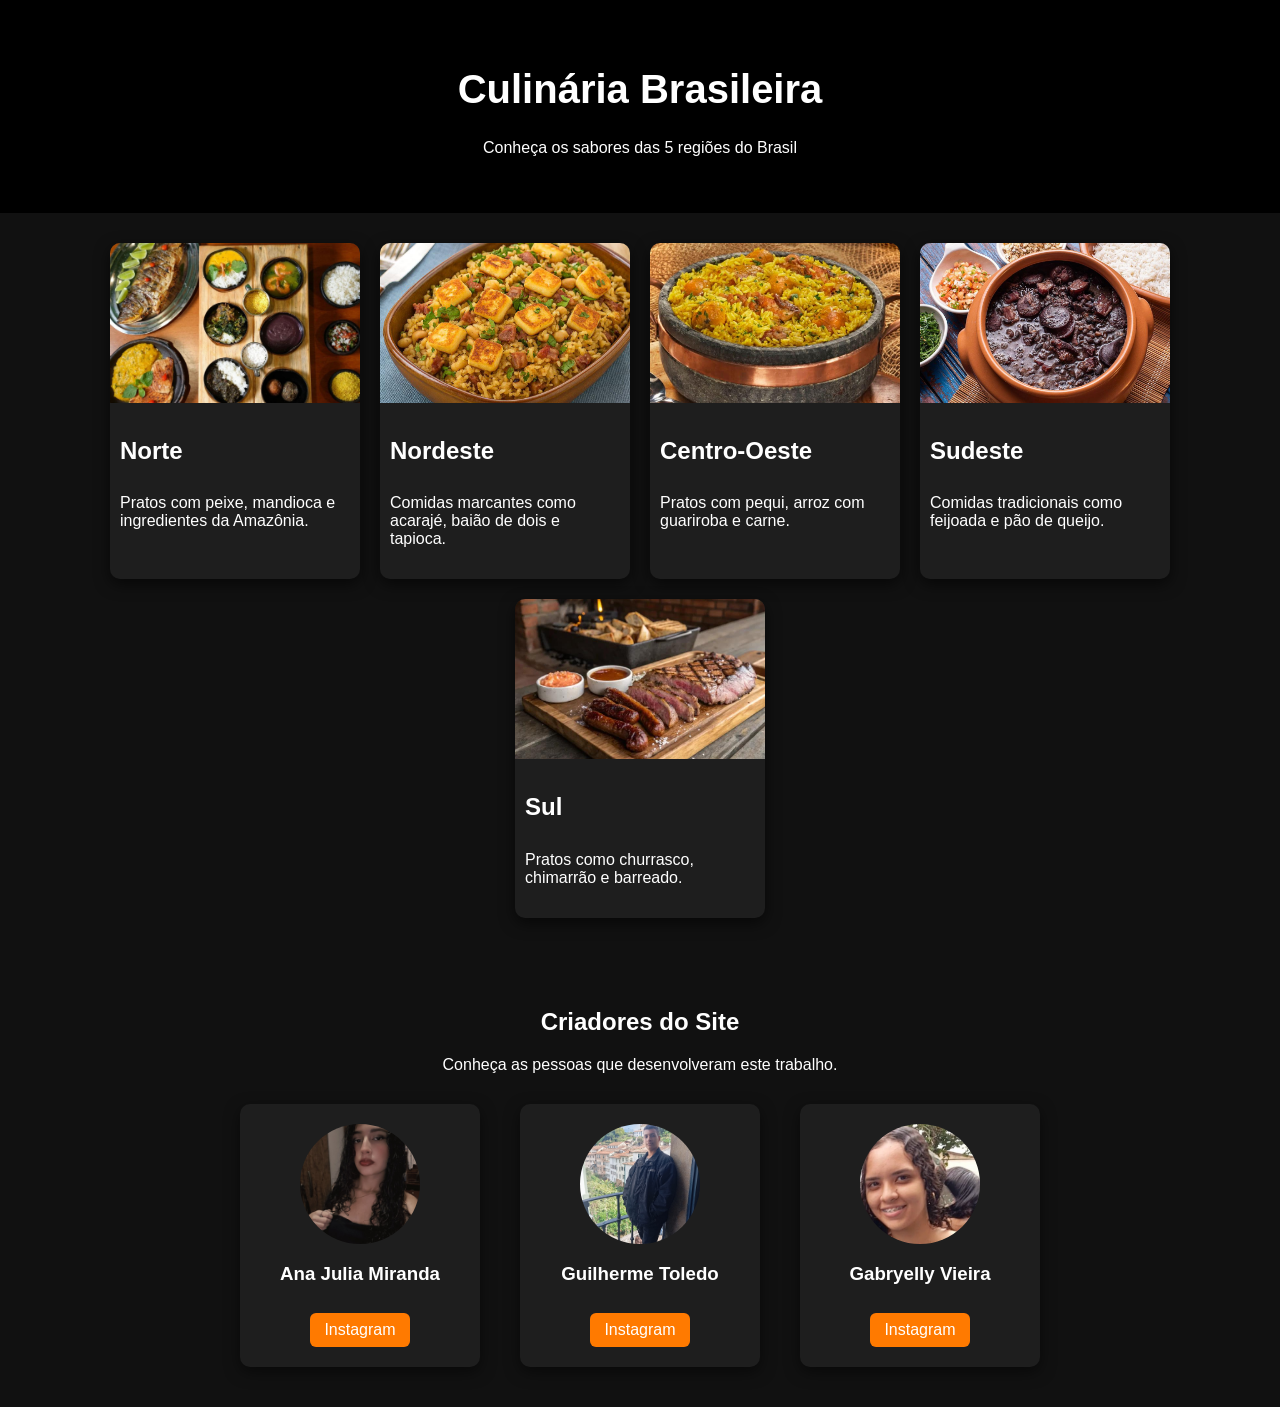
<file: index.html>
<!DOCTYPE html>
<html lang="pt-br">

<head>
    <meta charset="UTF-8">
    <meta http-equiv="x-ua-compatible" content="ie=edge">
    <meta name="viewport" content="width=device-width, initial-scale=1.0">
    <meta name="author" content="Guilherme Toledo, Gabryelly Vieira e Ana Julia Miranda.">
    <link rel="stylesheet" href="style.css">
    <title>Culinaria Brasileira</title>
</head>

<body>
    <header>
        <h1>Culinária Brasileira</h1>
        <p>Conheça os sabores das 5 regiões do Brasil</p>
    </header>

    <section class="container">

        <div class="card">
            <a href="norte-index.html" target="_blank"><img src="img-norte.jpg"></a>
            <h2>Norte</h2>
            <p>Pratos com peixe, mandioca e ingredientes da Amazônia.</p>
        </div>

        <div class="card">
            <a href="nordeste-index.html" target="_blank"><img src="img-nordeste.jpg"></a>
            <h2>Nordeste</h2>
            <p>Comidas marcantes como acarajé, baião de dois e tapioca.</p>
        </div>

        <div class="card">
            <a href="centro-index.html" target="_blank"><img src="img-centro.jpg"></a>
            <h2>Centro-Oeste</h2>
            <p>Pratos com pequi, arroz com guariroba e carne.</p>
        </div>

        <div class="card">
            <a href="susdeste-index.html" target="_blank"><img src="img-sudeste.jpg"></a>
            <h2>Sudeste</h2>
            <p>Comidas tradicionais como feijoada e pão de queijo.</p>
        </div>

        <div class="card">
            <a href="sul-index.html" target="_blank"> <img src="img-sul.jpg"></a>
            <h2>Sul</h2>
            <p>Pratos como churrasco, chimarrão e barreado.</p>
        </div>

    </section>

    <section class="criadores">

        <h2>Criadores do Site</h2>
        <p>Conheça as pessoas que desenvolveram este trabalho.</p>

        <div class="grupo">

            <div class="perfil">
                <img src="AnaJulia-img.jpg">
                <h3>Ana Julia Miranda</h3>
                <a href="https://www.instagram.com/naju_mirandx.o/" target="_blank">Instagram</a>
            </div>

            <div class="perfil">
                <img src="Guilherme-img.jpg">
                <h3>Guilherme Toledo</h3>
                <a href="https://www.instagram.com/toledo_got/" target="_blank">Instagram</a>
            </div>

            <div class="perfil">
                <img src="Gabryelly-img.jpg">
                <h3>Gabryelly Vieira</h3>
                <a href="https://www.instagram.com/v.gabryelly12/" target="_blank">Instagram</a>
            </div>

        </div>

    </section>

</body>

</html>
</file>
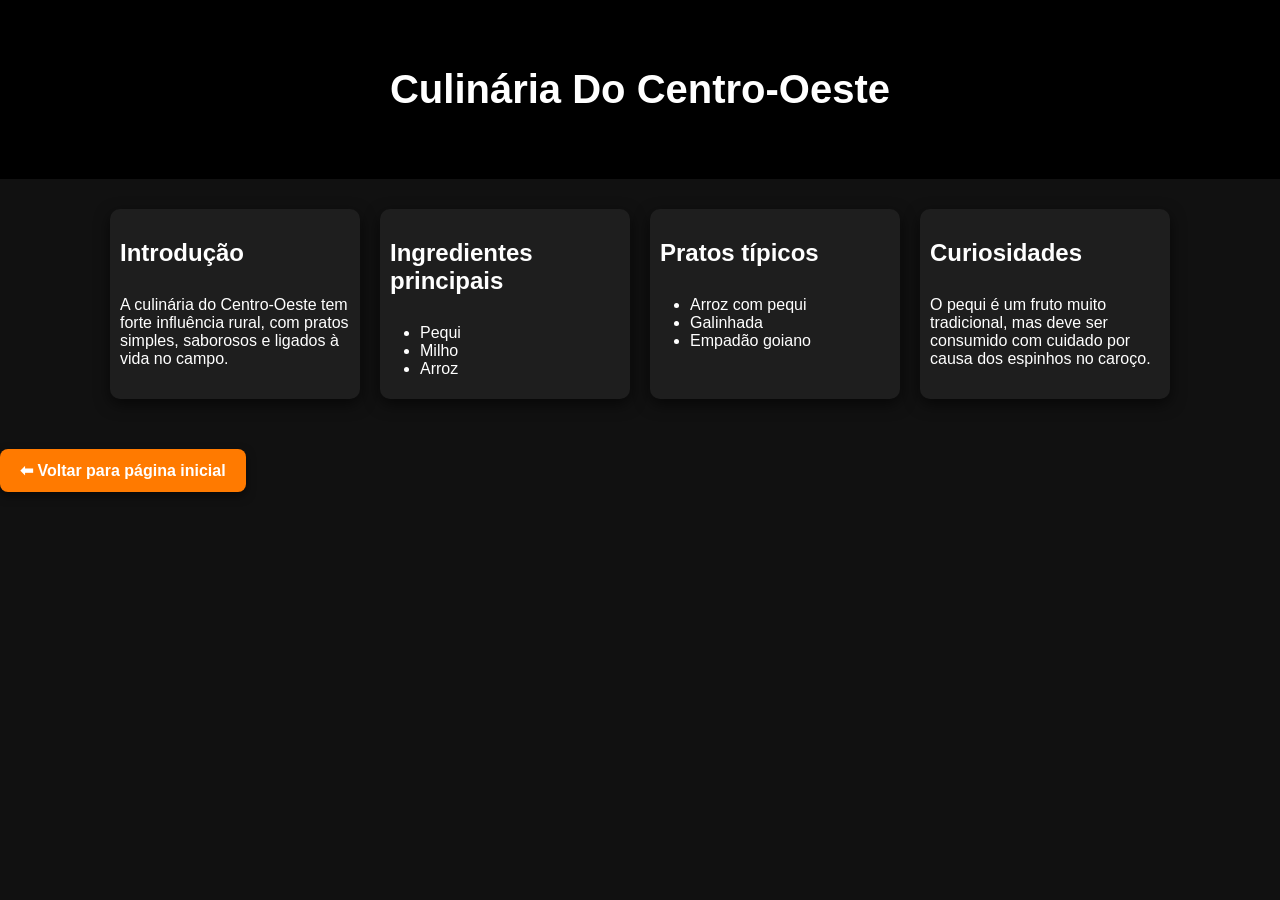
<file: centro-index.html>
<!DOCTYPE html>
<html lang="pt-br">
<meta charset="UTF-8">
<meta http-equiv="x-ua-compatible" content="ie=edge">
<meta name="viewport" content="width=device-width, initial-scale=1.0">
<link rel="stylesheet" href="style.css">
<meta name="viewport" content="width=device-width, initial-scale=1.0">
<title>Culinaria Do Centro-Oeste</title>
<header>
    <h1>Culinária Do Centro-Oeste</h1>
</header>

<body>
    <div class="container">

        <div class="card">
            <h2>Introdução</h2>
            <p>A culinária do Centro-Oeste tem forte influência rural, com pratos simples, saborosos e ligados à vida no
                campo.</p>
        </div>

        <div class="card">
            <h2>Ingredientes principais</h2>
            <ul>
                <li>Pequi</li>
                <li>Milho</li>
                <li>Arroz</li>
            </ul>
        </div>

        <div class="card">
            <h2>Pratos típicos</h2>
            <ul>
                <li>Arroz com pequi</li>
                <li>Galinhada</li>
                <li>Empadão goiano</li>
            </ul>
        </div>

        <div class="card">
            <h2>Curiosidades</h2>
            <p>O pequi é um fruto muito tradicional, mas deve ser consumido com cuidado por causa dos espinhos no
                caroço.</p>
        </div>

    </div>

    <a class="btn-voltar" href="index.html">⬅ Voltar para página inicial</a>

</body>

</html>
</file>
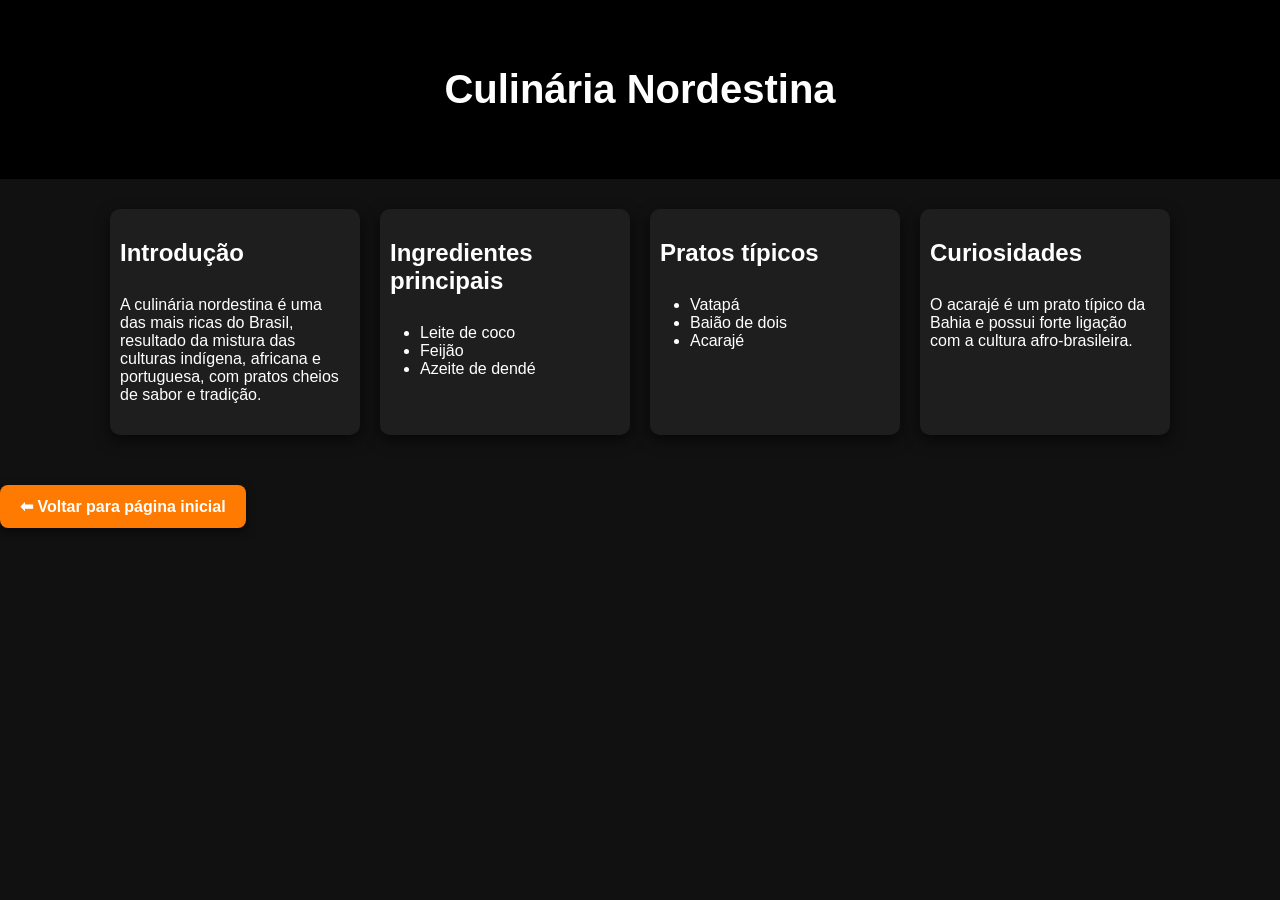
<file: nordeste-index.html>
<!DOCTYPE html>
<html lang="pt-br">
<meta charset="UTF-8">
<meta http-equiv="x-ua-compatible" content="ie=edge">
<meta name="viewport" content="width=device-width, initial-scale=1.0">
<link rel="stylesheet" href="style.css">
<meta name="viewport" content="width=device-width, initial-scale=1.0">
<title>Culinaria Nordestina</title>

<header>
    <h1>Culinária Nordestina</h1>
</header>

<body>
    <div class="container">

        <div class="card">
            <h2>Introdução</h2>
            <p>A culinária nordestina é uma das mais ricas do Brasil, resultado da mistura das culturas indígena,
                africana e portuguesa, com pratos cheios de sabor e tradição.</p>
        </div>

        <div class="card">
            <h2>Ingredientes principais</h2>
            <ul>
                <li>Leite de coco</li>
                <li>Feijão</li>
                <li>Azeite de dendé</li>
            </ul>
        </div>

        <div class="card">
            <h2>Pratos típicos</h2>
            <ul>
                <li>Vatapá</li>
                <li>Baião de dois</li>
                <li>Acarajé</li>
            </ul>
        </div>

        <div class="card">
            <h2>Curiosidades</h2>
            <p>O acarajé é um prato típico da Bahia e possui forte ligação com a cultura afro-brasileira.</p>
        </div>

    </div>

    <a class="btn-voltar" href="index.html">⬅ Voltar para página inicial</a>

</body>

</html>
</file>
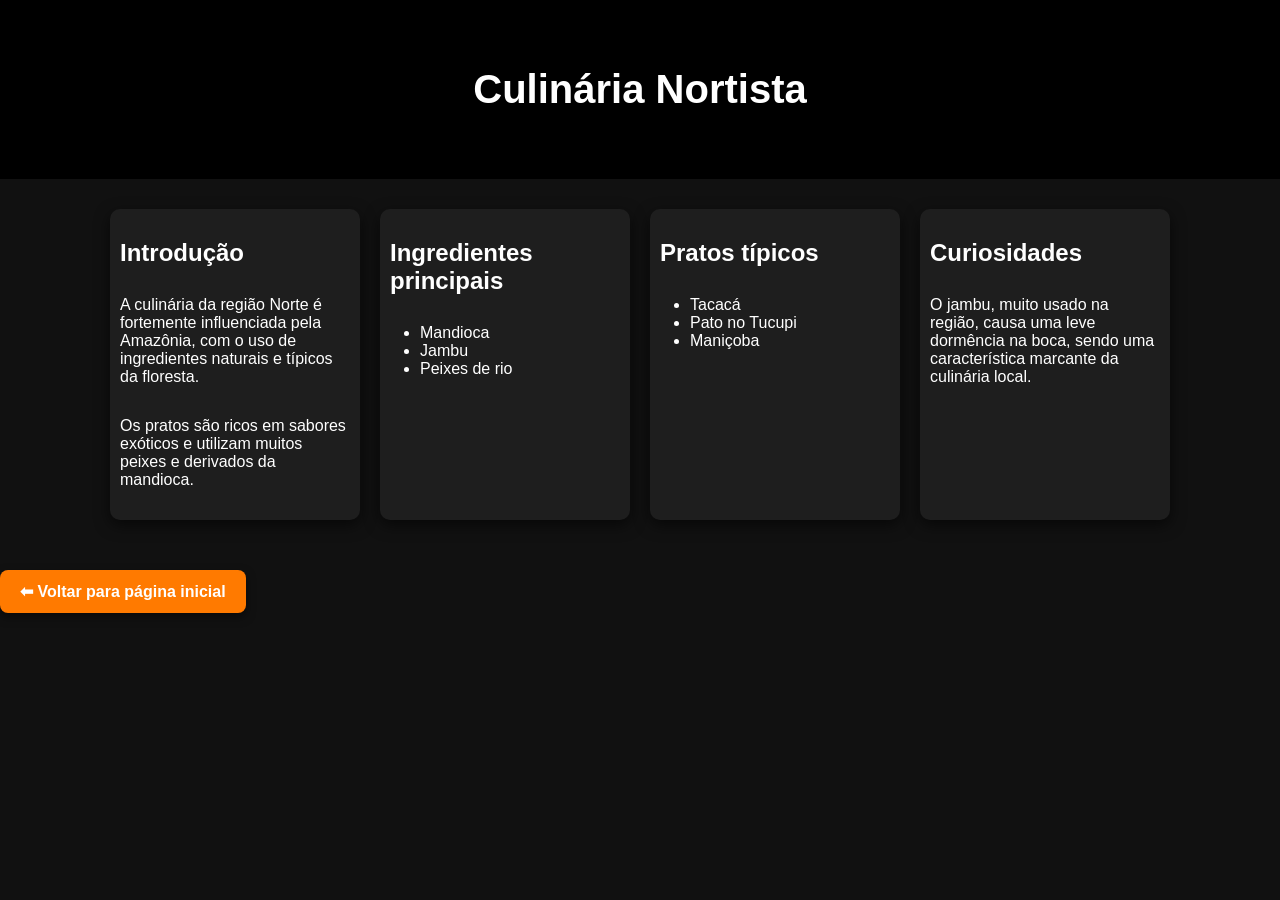
<file: norte-index.html>
<!DOCTYPE html>
<html lang="pt-br">
<meta charset="UTF-8">
<meta http-equiv="x-ua-compatible" content="ie=edge">
<meta name="viewport" content="width=device-width, initial-scale=1.0">
<link rel="stylesheet" href="style.css">
<meta name="viewport" content="width=device-width, initial-scale=1.0">
<title>Culinária Nortista</title>
<header>
    <h1>Culinária Nortista</h1>
</header>

<body>
    <div class="container">

        <div class="card">
            <h2>Introdução</h2>
            <p>A culinária da região Norte é fortemente influenciada pela Amazônia, com o uso de ingredientes naturais e
                típicos da floresta.</p>
            <p>Os pratos são ricos em sabores exóticos e utilizam muitos peixes e derivados da
                mandioca.</p>
        </div>

        <div class="card">
            <h2>Ingredientes principais</h2>
            <ul>
                <li>Mandioca</li>
                <li>Jambu</li>
                <li>Peixes de rio</li>
            </ul>
        </div>

        <div class="card">
            <h2>Pratos típicos</h2>
            <ul>
                <li>Tacacá</li>
                <li>Pato no Tucupi</li>
                <li>Maniçoba</li>
            </ul>
        </div>

        <div class="card">
            <h2>Curiosidades</h2>
            <p>O jambu, muito usado na região, causa uma leve dormência na boca, sendo uma característica marcante da
                culinária local.</p>
        </div>

    </div>

    <a class="btn-voltar" href="index.html">⬅ Voltar para página inicial</a>

</body>

</html>
</file>
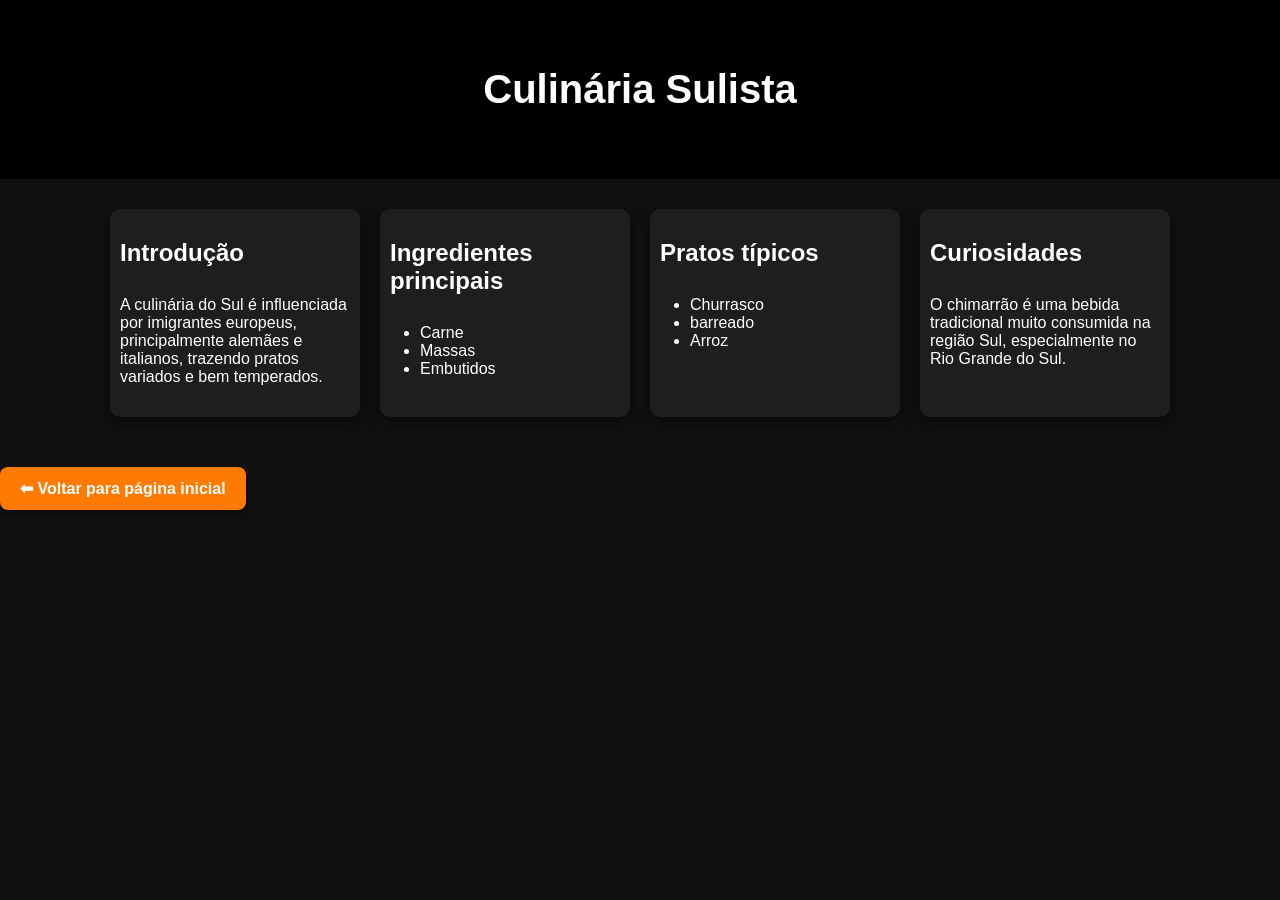
<file: sul-index.html>
<!DOCTYPE html>
<html lang="pt-br">
<meta charset="UTF-8">
<meta http-equiv="x-ua-compatible" content="ie=edge">
<meta name="viewport" content="width=device-width, initial-scale=1.0">
<link rel="stylesheet" href="style.css">
<meta name="viewport" content="width=device-width, initial-scale=1.0">
<title>Culinaria Sulista</title>
<header>
    <h1>Culinária Sulista</h1>
</header>

<body>
    <div class="container">

        <div class="card">
            <h2>Introdução</h2>
            <p>A culinária do Sul é influenciada por imigrantes europeus, principalmente alemães e italianos, trazendo
                pratos variados e bem temperados.</p>
        </div>

        <div class="card">
            <h2>Ingredientes principais</h2>
            <ul>
                <li>Carne</li>
                <li>Massas</li>
                <li>Embutidos</li>
            </ul>
        </div>

        <div class="card">
            <h2>Pratos típicos</h2>
            <ul>
                <li>Churrasco</li>
                <li>barreado</li>
                <li>Arroz</li>
            </ul>
        </div>

        <div class="card">
            <h2>Curiosidades</h2>
            <p>O chimarrão é uma bebida tradicional muito consumida na região Sul, especialmente no Rio Grande do Sul.
            </p>
        </div>

    </div>

    <a class="btn-voltar" href="index.html">⬅ Voltar para página inicial</a>

</body>

</html>
</file>
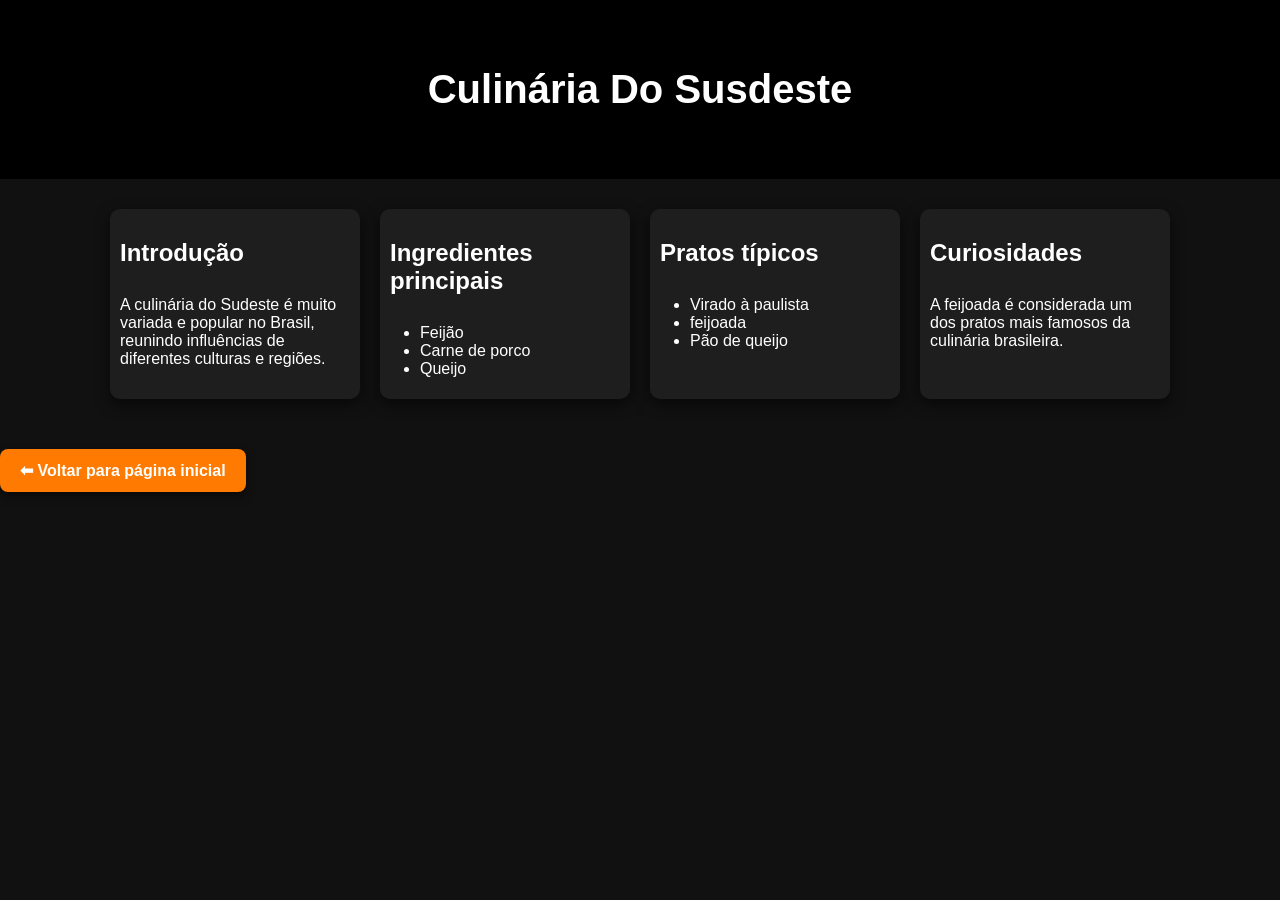
<file: susdeste-index.html>
<!DOCTYPE html>
<html lang="pt-br">
<meta charset="UTF-8">
<meta http-equiv="x-ua-compatible" content="ie=edge">
<meta name="viewport" content="width=device-width, initial-scale=1.0">
<link rel="stylesheet" href="style.css">
<meta name="viewport" content="width=device-width, initial-scale=1.0">
<title>Culinaria Do Susdeste</title>
<header>
    <h1>Culinária Do Susdeste</h1>
</header>

<body>
    <div class="container">

        <div class="card">
            <h2>Introdução</h2>
            <p>A culinária do Sudeste é muito variada e popular no Brasil, reunindo influências de diferentes culturas e
                regiões.</p>
        </div>

        <div class="card">
            <h2>Ingredientes principais</h2>
            <ul>
                <li>Feijão </li>
                <li>Carne de porco</li>
                <li>Queijo</li>
            </ul>
        </div>

        <div class="card">
            <h2>Pratos típicos</h2>
            <ul>
                <li>Virado à paulista</li>
                <li>feijoada</li>
                <li>Pão de queijo</li>
            </ul>
        </div>

        <div class="card">
            <h2>Curiosidades</h2>
            <p>A feijoada é considerada um dos pratos mais famosos da culinária brasileira.</p>
        </div>

    </div>

    <a class="btn-voltar" href="index.html">⬅ Voltar para página inicial</a>

</body>

</html>
</file>
<file: style.css>
body{
background-color:#111;
color:white;
font-family:Arial;
margin:0;
}

header{
text-align:center;
padding:40px;
background:#000;
}

header h1{
font-size:40px;
}

.container{
display:flex;
flex-wrap:wrap;
justify-content:center;
gap:20px;
padding:30px;
}

.card{
background:#1e1e1e;
width:250px;
border-radius:10px;
overflow:hidden;
box-shadow:0 5px 15px rgba(0,0,0,0.6);
transition:0.3s;
}

.card:hover{
transform:scale(1.05);
}

.card img{
width:100%;
height:160px;
object-fit:cover;
}

.card h2{
padding:10px;
}

.card p{
padding:0 10px 15px 10px;
}

.btn-voltar{
display:inline-block;
margin-top:20px;
padding:12px 20px;
background:#ff7a00;
color:white;
text-decoration:none;
font-weight:bold;
border-radius:8px;
transition:0.3s;
box-shadow:0 4px 10px rgba(0,0,0,0.5);
}

.btn-voltar:hover{
background:#ff9a2f;
transform:translateY(-2px);
}

.criadores{
text-align:center;
padding:40px;
}

.grupo{
display:flex;
justify-content:center;
gap:40px;
margin-top:30px;
flex-wrap:wrap;
}

.perfil{
background:#1e1e1e;
padding:20px;
border-radius:10px;
width:200px;
box-shadow:0 5px 15px rgba(0,0,0,0.5);
}

.perfil img{
width:120px;
height:120px;
border-radius:50%;
object-fit:cover;
object-position:center;
display:block;
margin:0 auto 10px auto;
}

.perfil a{
display:inline-block;
margin-top:10px;
background:#ff7a00;
color:white;
padding:8px 14px;
border-radius:6px;
text-decoration:none;
}

.perfil a:hover{
background:#ff9a2f;
}
</file>
